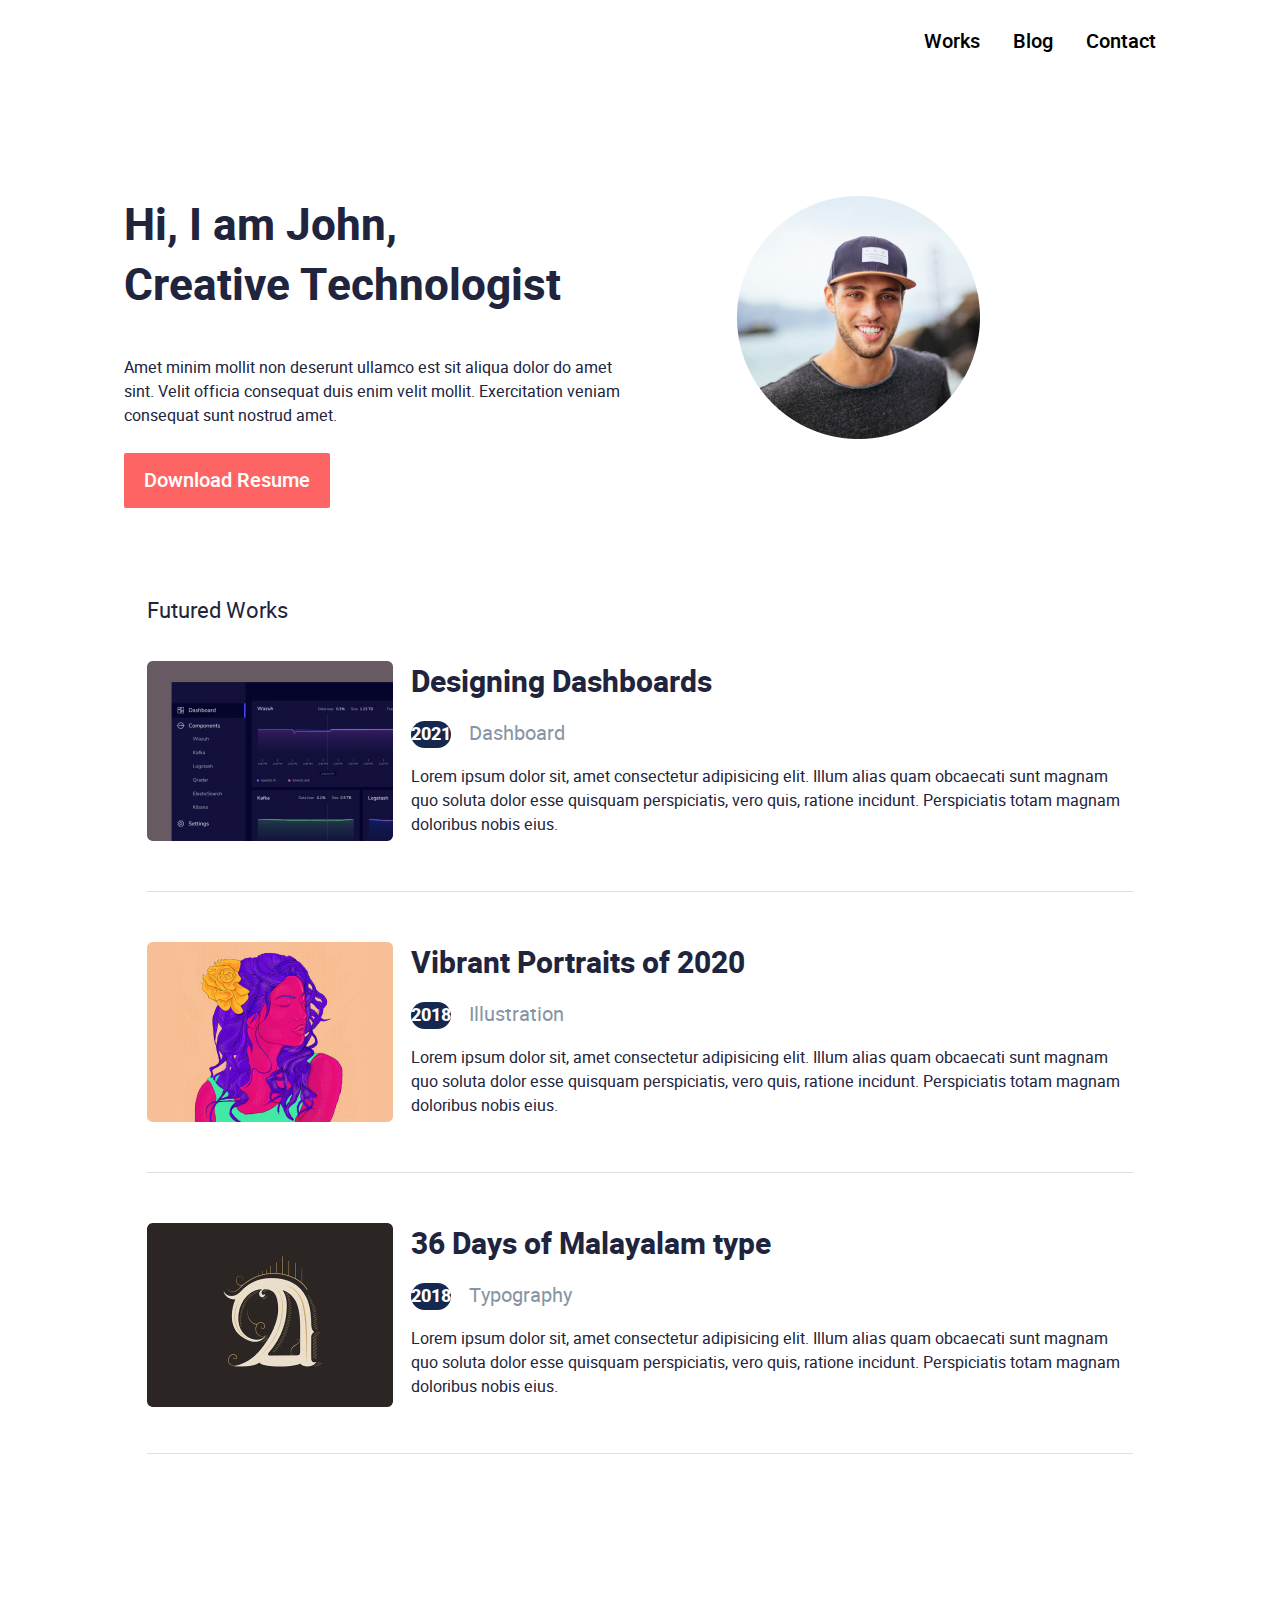
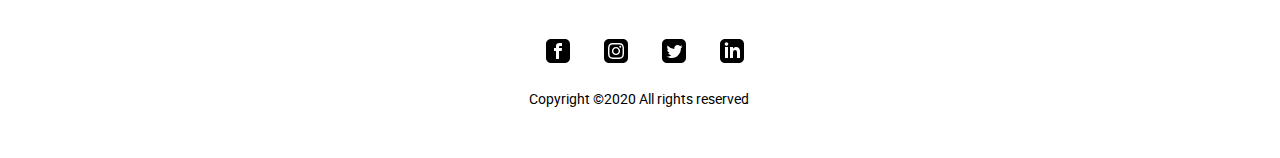
<file: index.html>
<!DOCTYPE html>
<html lang="en">
<head>
    <meta charset="UTF-8">
    <meta http-equiv="X-UA-Compatible" content="IE=edge">
    <meta name="viewport" content="width=device-width, initial-scale=1.0, maximum-scale=1.0, minimum-scale=1.0">
    <title>John</title>
    <link rel="stylesheet" href="css/style.css">
</head>
<body>
    <header>
        <div class="container d_flex justify_end">
            <nav>
                <ul>
                    <li>
                        <a href="#">Works</a>
                    </li>
                    <li>
                        <a href="blog.html">Blog</a>
                    </li>
                    <li>
                        <a href="#">Contact</a>
                    </li>
                </ul>
            </nav>
        </div>
    </header>
    <main>
        <section class="main_banner">
            <div class="d_flex justify-between align-start container">
                <article>
                    <h1 class="heading">
                        Hi, I am John,<br>
                        Creative Technologist
                    </h1>
                    <p class="text">
                        Amet minim mollit non deserunt ullamco est sit aliqua dolor do amet sint. Velit officia consequat
                        duis enim velit mollit. Exercitation veniam consequat sunt nostrud amet.
                    </p>
                    <a class="resume" href="#">Download Resume</a>
                </article>
                    <div class="pic">
                        <img src="Images\Ellipse 1.png" alt="img">
                    </div>
            </div>
        </section> 
        <section class="works flex_column">
                <div class="d_flex justify-between align-start container">
                    <h3>Futured Works</h3>
                </div>
            <div class="d_flex justify-between align-start container">
                <article>
                    <div class="d_flex">
                        <div class="image">
                            <img src="Images\Rectangle 30.jpg" alt="Dashboards">
                        </div>
                        <div>
                            <h4>Designing Dashboards</h4>
                            <span class="year">2021</span><span class="item">Dashboard</span>
                            <p>Lorem ipsum dolor sit, amet consectetur adipisicing elit. Illum alias quam obcaecati sunt magnam quo soluta dolor esse quisquam perspiciatis, vero quis, ratione incidunt. Perspiciatis totam magnam doloribus nobis eius.</p>
                        </div>
                    </div>
                    <div class="line"></div>
                    <div class="d_flex">
                        <div class="image">
                            <img src="Images\Rectangle 32.jpg" alt="Portraits">
                        </div>
                        <div>
                            <h4>Vibrant Portraits of 2020</h4>
                            <span class="year">2018</span><span class="item">Illustration</span>
                            <p>Lorem ipsum dolor sit, amet consectetur adipisicing elit. Illum alias quam obcaecati sunt magnam quo soluta dolor esse quisquam perspiciatis, vero quis, ratione incidunt. Perspiciatis totam magnam doloribus nobis eius.</p>
                        </div>
                    </div>
                    <div class="line"></div>
                    <div class="d_flex">
                        <div class="image">
                            <img src="Images\Rectangle 34.jpg" alt="Malayalam">
                        </div>
                        <div>
                            <h4>36 Days of Malayalam type</h4>
                            <span class="year">2018</span><span class="item">Typography</span>
                            <p>Lorem ipsum dolor sit, amet consectetur adipisicing elit. Illum alias quam obcaecati sunt magnam quo soluta dolor esse quisquam perspiciatis, vero quis, ratione incidunt. Perspiciatis totam magnam doloribus nobis eius.</p>
                        </div>
                    </div>
                    <div class="line"></div>
                </article>
            </div>
        </section>
    </main>
<footer>
   <div class="wrap"> 
        <ul>
            <li>
              <a href="#" title="Faacebook"><img src="Images\iconmonstr-facebook-3.svg" alt="Facebook"></a>
           </li>
           <li>
             <a href="#" title="Instagram"><img src="Images\iconmonstr-instagram-13.svg" alt="Instagram"></a>
           </li>
           <li>
               <a href="#" title="Twitter"><img src="Images\iconmonstr-twitter-3.svg" alt="Twitter"></a>
           </li>
           <li>
              <a href="#" title="LinkedIn"><img src="Images\iconmonstr-linkedin-3.svg" alt="In"></a>
           </li>
        </ul>
        <p>Copyright ©2020 All rights reserved </p>
     </div>
</footer>
</body>
</html>
</file>
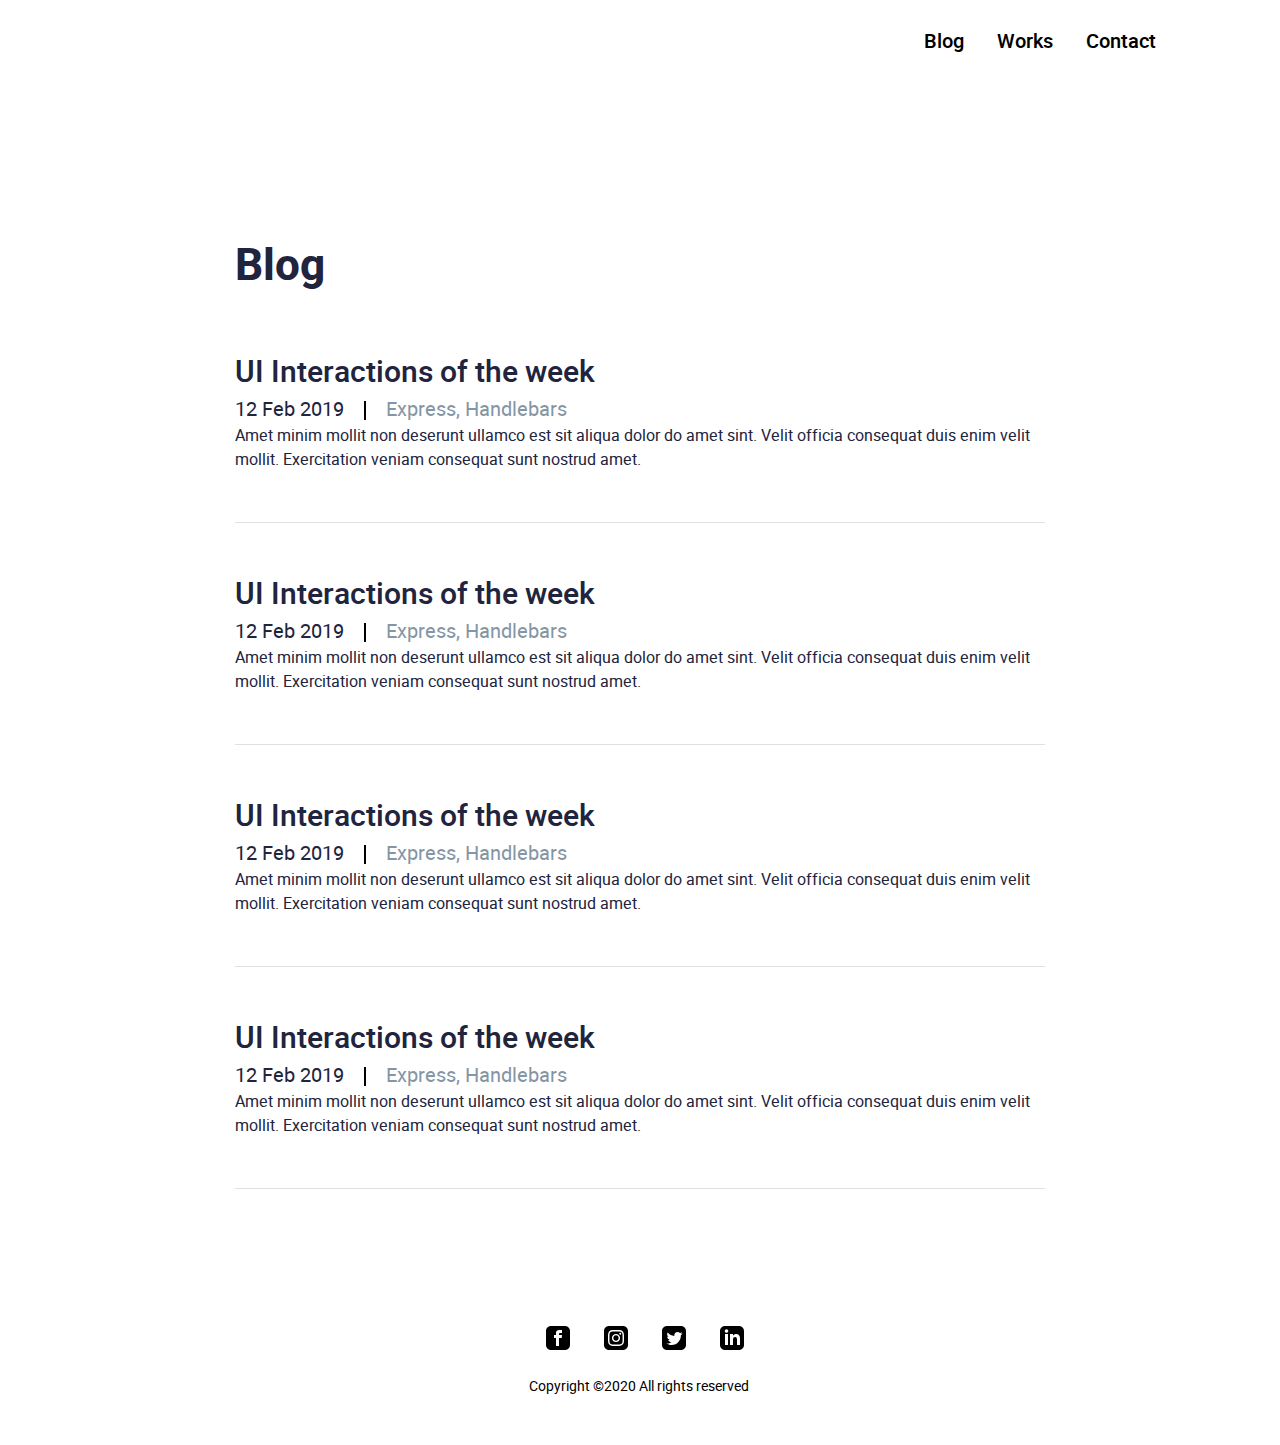
<file: blog.html>
<!DOCTYPE html>
<html lang="en">
<head>
    <meta charset="UTF-8">
    <meta http-equiv="X-UA-Compatible" content="IE=edge">
    <meta name="viewport" content="width=device-width, initial-scale=1.0">
    <title>Blog</title>
    <link rel="stylesheet" href="css\blog.css">
</head>
<body>
    <header>
        <div class="container d_flex justify_end">
            <nav>
                <ul>
                    <li>
                        <a href="blog.html">Blog</a>
                    </li>
                    <li>
                        <a href="#">Works</a>
                    </li>    
                    <li>
                        <a href="#">Contact</a>
                    </li>
                </ul>
            </nav>
        </div>
    </header>
    <main>
        <section class="wrapper flex_column">
            <div class="d_flex justify-between align-start container">
                <h2>Blog</h2>
            </div>
            <div class="d_flex .align-start .justify-between container">
                <article>
                    <div class="d_flex">
                        <div class="info">
                            <h4>UI Interactions of the week</h4>
                            <span class="date">12 Feb 2019</span><span class="border"></span><span class="cont">Express, Handlebars</span>
                            <p>Amet minim mollit non deserunt ullamco est sit aliqua dolor do amet sint. Velit officia consequat duis enim velit mollit. Exercitation veniam consequat sunt nostrud amet.</p>
                        </div>
                    </div>
                        <div class="line"></div>
                    <div class="d_flex">
                        <div class="info">
                            <h4>UI Interactions of the week</h4>
                            <span class="date">12 Feb 2019</span><span class="border"></span><span class="cont">Express, Handlebars</span>
                            <p>Amet minim mollit non deserunt ullamco est sit aliqua dolor do amet sint. Velit officia consequat duis enim velit mollit. Exercitation veniam consequat sunt nostrud amet.</p>
                        </div>
                    </div>
                        <div class="line"></div>
                    <div class="d_flex">
                        <div class="info">    
                            <h4>UI Interactions of the week</h4>
                            <span class="date">12 Feb 2019</span><span class="border"></span><span class="cont">Express, Handlebars</span>
                            <p>Amet minim mollit non deserunt ullamco est sit aliqua dolor do amet sint. Velit officia consequat duis enim velit mollit. Exercitation veniam consequat sunt nostrud amet.</p>
                        </div>
                    </div>
                        <div class="line"></div>
                    <div class="d_flex">
                        <div class="info">
                            <h4>UI Interactions of the week</h4>
                            <span class="date">12 Feb 2019</span><span class="border"></span><span class="cont">Express, Handlebars</span>
                            <p>Amet minim mollit non deserunt ullamco est sit aliqua dolor do amet sint. Velit officia consequat duis enim velit mollit. Exercitation veniam consequat sunt nostrud amet.</p>
                        </div>
                    </div>
                    <div class="line"></div>
                </article>
            </div>
        </section>
    </main>
    <footer>
        <div class="wrap"> 
             <ul>
                 <li>
                   <a href="#" title="Faacebook"><img src="Images\iconmonstr-facebook-3.svg" alt="Facebook"></a>
                </li>
                <li>
                  <a href="#" title="Instagram"><img src="Images\iconmonstr-instagram-13.svg" alt="Instagram"></a>
                </li>
                <li>
                    <a href="#" title="Twitter"><img src="Images\iconmonstr-twitter-3.svg" alt="Twitter"></a>
                </li>
                <li>
                   <a href="#" title="LinkedIn"><img src="Images\iconmonstr-linkedin-3.svg" alt="In"></a>
                </li>
             </ul>
             <p>Copyright ©2020 All rights reserved </p>
          </div>
     </footer>
</body>
</html>
</file>
<file: css/style.css>
@font-face {
    font-family: 'heebomedium';
    src: url('../fonts/heebo-medium-webfont.eot');
    src: url('../fonts/heebo-medium-webfont.eot?#iefix') format('embedded-opentype'),
         url('../fonts/heebo-medium-webfont.woff2') format('woff2'),
         url('../fonts/heebo-medium-webfont.woff') format('woff'),
         url('../fonts/heebo-medium-webfont.ttf') format('truetype'),
         url('../fonts/heebo-medium-webfont.svg#heebomedium') format('svg');
    font-weight: normal;
    font-style: normal;
}

@font-face {
    font-family: 'heebobold';
    src: url('../fonts/heebo-bold-webfont.eot');
    src: url('../fonts/heebo-bold-webfont.eot?#iefix') format('embedded-opentype'),
         url('../fonts/heebo-bold-webfont.woff2') format('woff2'),
         url('../fonts/heebo-bold-webfont.woff') format('woff'),
         url('../fonts/heebo-bold-webfont.ttf') format('truetype'),
         url('../fonts/heebo-bold-webfont.svg#heebobold') format('svg');
    font-weight: normal;
    font-style: normal;
}    

@font-face {
    font-family: 'heeboregular';
    src: url('../fonts/heebo-regular-webfont.eot');
    src: url('../fonts/heebo-regular-webfont.eot?#iefix') format('embedded-opentype'),
         url('../fonts/heebo-regular-webfont.woff2') format('woff2'),
         url('../fonts/heebo-regular-webfont.woff') format('woff'),
         url('../fonts/heebo-regular-webfont.ttf') format('truetype'),
         url('../fonts/heebo-regular-webfont.svg#heeboregular') format('svg');
    font-weight: normal;
    font-style: normal;
}

@font-face {
    font-family: 'heeboextrabold';
    src: url('../fonts/heebo-extrabold-webfont.eot');
    src: url('../fonts/heebo-extrabold-webfont.eot?#iefix') format('embedded-opentype'),
         url('../fonts/heebo-extrabold-webfont.woff2') format('woff2'),
         url('../fonts/heebo-extrabold-webfont.woff') format('woff'),
         url('../fonts/heebo-extrabold-webfont.ttf') format('truetype'),
         url('../fonts/heebo-extrabold-webfont.svg#heeboextrabold') format('svg');
    font-weight: normal;
    font-style: normal;

}

*{
    padding: 0;
    margin: 0;
    box-sizing: border-box;
}

header{padding-top: 27px;}

.container{
    max-width: 1032px;
    margin: auto; 
}

.d_flex{
    display: flex;
}

.flex_column{
    flex-direction: column;
}
    
.justify_end{
    justify-content: flex-end
}
    
.justify_between{
    justify-content: space-between
}
    
.align_start{
    align-items: flex-start
}

.line{
    border-bottom: 1px solid #E0E0E0;
    margin: 50px 0px;
    max-width: 1032px;
}

header nav ul{
    display: flex;
    list-style: none;
}

header nav ul li{
    margin-left: 33px;
    transition: 0.5s;
}

header nav ul a{
    font-family: 'heebomedium';
    font-style: normal;
    font-weight: 500;
    font-size: 20px;
    line-height: 29px;
    text-align: right;
    color: #000000;
    text-decoration: none;
}

.main_banner{
    padding-top: 140px; 
    padding-bottom: 71px; 
}

.main_banner .container .works .wrapper{
    max-width: 860px;
}

header nav ul li:hover{
    transform: rotate(360deg);
}

.heading{
    font-family: 'heebobold';
    font-style: normal;
    font-weight: 700;
    font-size: 44px;
    line-height: 60px;
    color: #21243D;
    margin-bottom: 40px;
}

.text{
    max-width: 498px; 
    font-family: 'heeboregular';
    font-style: normal;
    font-weight: 400;
    font-size: 16px;
    line-height: 24px;
    color: #21243D;
    margin-bottom: 38px;
}

.resume{
    background: #FF6464;
    border-radius: 2px; 
    text-decoration: none; 
    padding: 13px 20px 13px 20px; 
    font-family: 'heebomedium';
    font-style: normal;
    font-weight: 500;
    font-size: 20px;
    line-height: 29px;
    color: #FFFFFF;
}

.pic{
    max-width: 243px;
    max-height: 243px;
    overflow: hidden;
    display: flex;
    justify-content: end;
    margin-left: 115px;
}

.pic img{
    width: 100%;
    display: block;
}

.works{
    padding: 15px 147px 83px 147px;
}

.image{
    border-radius: 6px;
    width: 246px;
    height: 180px;
    margin-right: 18px;
}

.works h3{
    font-family: 'heeboregular';
    font-style: normal;
    font-weight: 400;
    font-size: 22px;
    line-height: 60px;
    color: #21243D;
    padding-bottom: 20px;
}

.works h4{
    font-family: 'heebobold';
    font-style: normal;
    font-weight: 700;
    font-size: 30px;
    line-height: 44px;
    color: #21243D;
}

.year{
    font-family: 'heeboextrabold';
    font-style: normal;
    font-weight: 900;
    font-size: 18px;
    line-height: 60px;
    color: #FFFFFF;
    background: #142850;
    border-radius: 16px;
    margin-right: 18px;
} 

.item{
    font-family: 'heeboregular';
    font-style: normal;
    font-weight: 400;
    font-size: 20px;
    line-height: 29px;
    color: #8695A4;
    max-width: 374px;
    margin-right: 18px;
}

.works p{
    font-family: 'heeboregular';
    font-style: normal;
    font-weight: 400;
    font-size: 16px;
    line-height: 24px;
    color: #21243D;
}

header nav ul li:hover{
    transform: rotate(360deg);
}

.wrapper{
    padding: 90px 235px 35px 235px;
}

.info{
    max-width: 855px;
}

.wrapper h2{
    font-family: 'heebobold';
    font-style: normal;
    font-weight: 700;
    font-size: 44px;
    line-height: 60px;
    color: #21243D;
    margin-top: 90px;
    margin-bottom: 55px;
}

.wrapper h4{
    font-family: 'heebomedium';
    font-style: normal;
    font-weight: 500;
    font-size: 30px;
    line-height: 44px;
    color: #21243D;
}

.wrapper p{
    font-family: 'heeboregular';
    font-style: normal;
    font-weight: 400;
    font-size: 16px;
    line-height: 24px;
    color: #21243D;
}

.date{
    font-family: 'heeboregular';
    font-style: normal;
    font-weight: 400;
    font-size: 20px;
    line-height: 29px;
    color: #21243D;
}

.cont{
    font-family: 'heeboregular';
    font-style: normal;
    font-weight: 400;
    font-size: 20px;
    line-height: 29px;
    color: #8695A4;
}

.border{
    border: 1px solid #000000;
    margin: 0px 20px 0px 20px;
}

.wrap{
    max-width: 222px; 
    margin: auto; 
    justify-content: space-between; 
    align-items: flex-start;
    padding: 52px 0px 52px;
}

footer div ul{
    display: flex; 
    list-style: none;
}

footer div ul li{
    margin: 0 17px; 
}

footer div p{
    font-family: 'heeboregular', sans-serif;
    Font-style: Regular;
    Font-size: 14px;
    Line-height: 21px;
    Line-height: 100%;
    Vertical-align: Top; 
    margin-top: 25px;
    }
</file>
